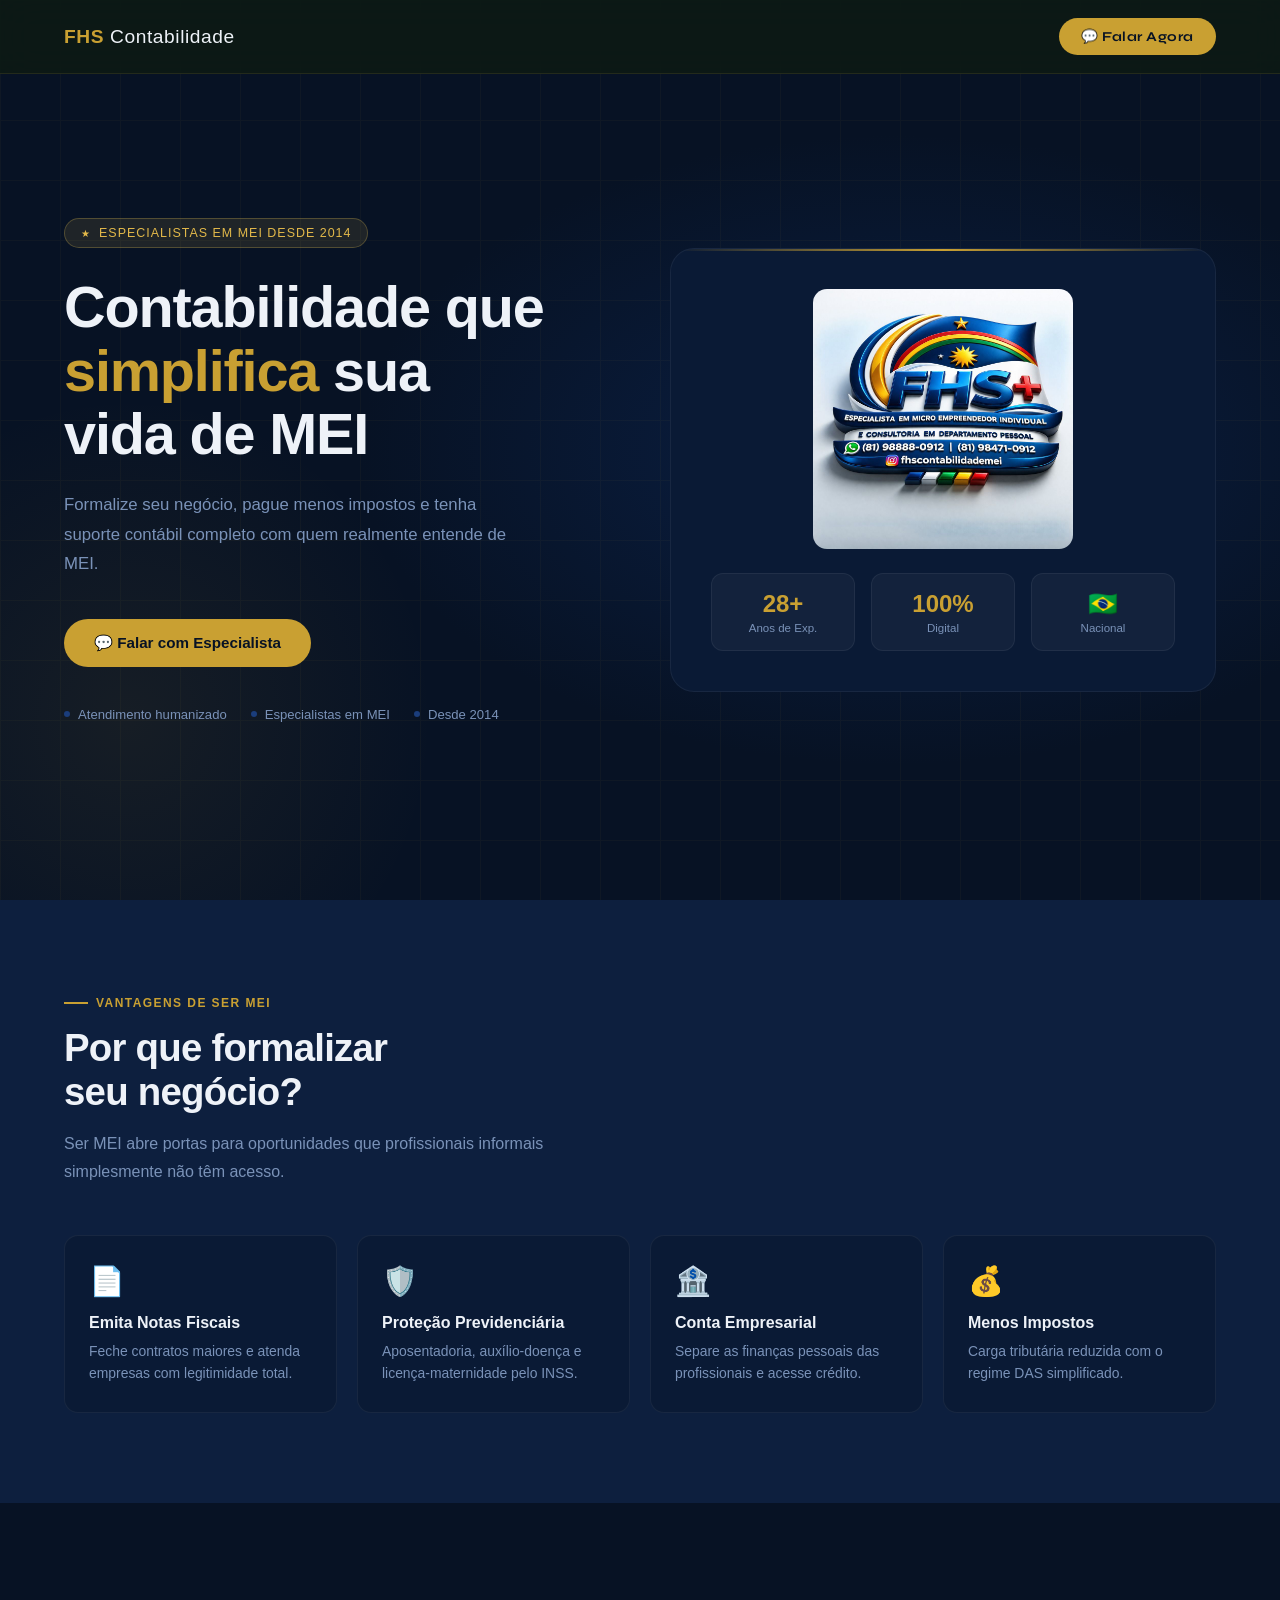
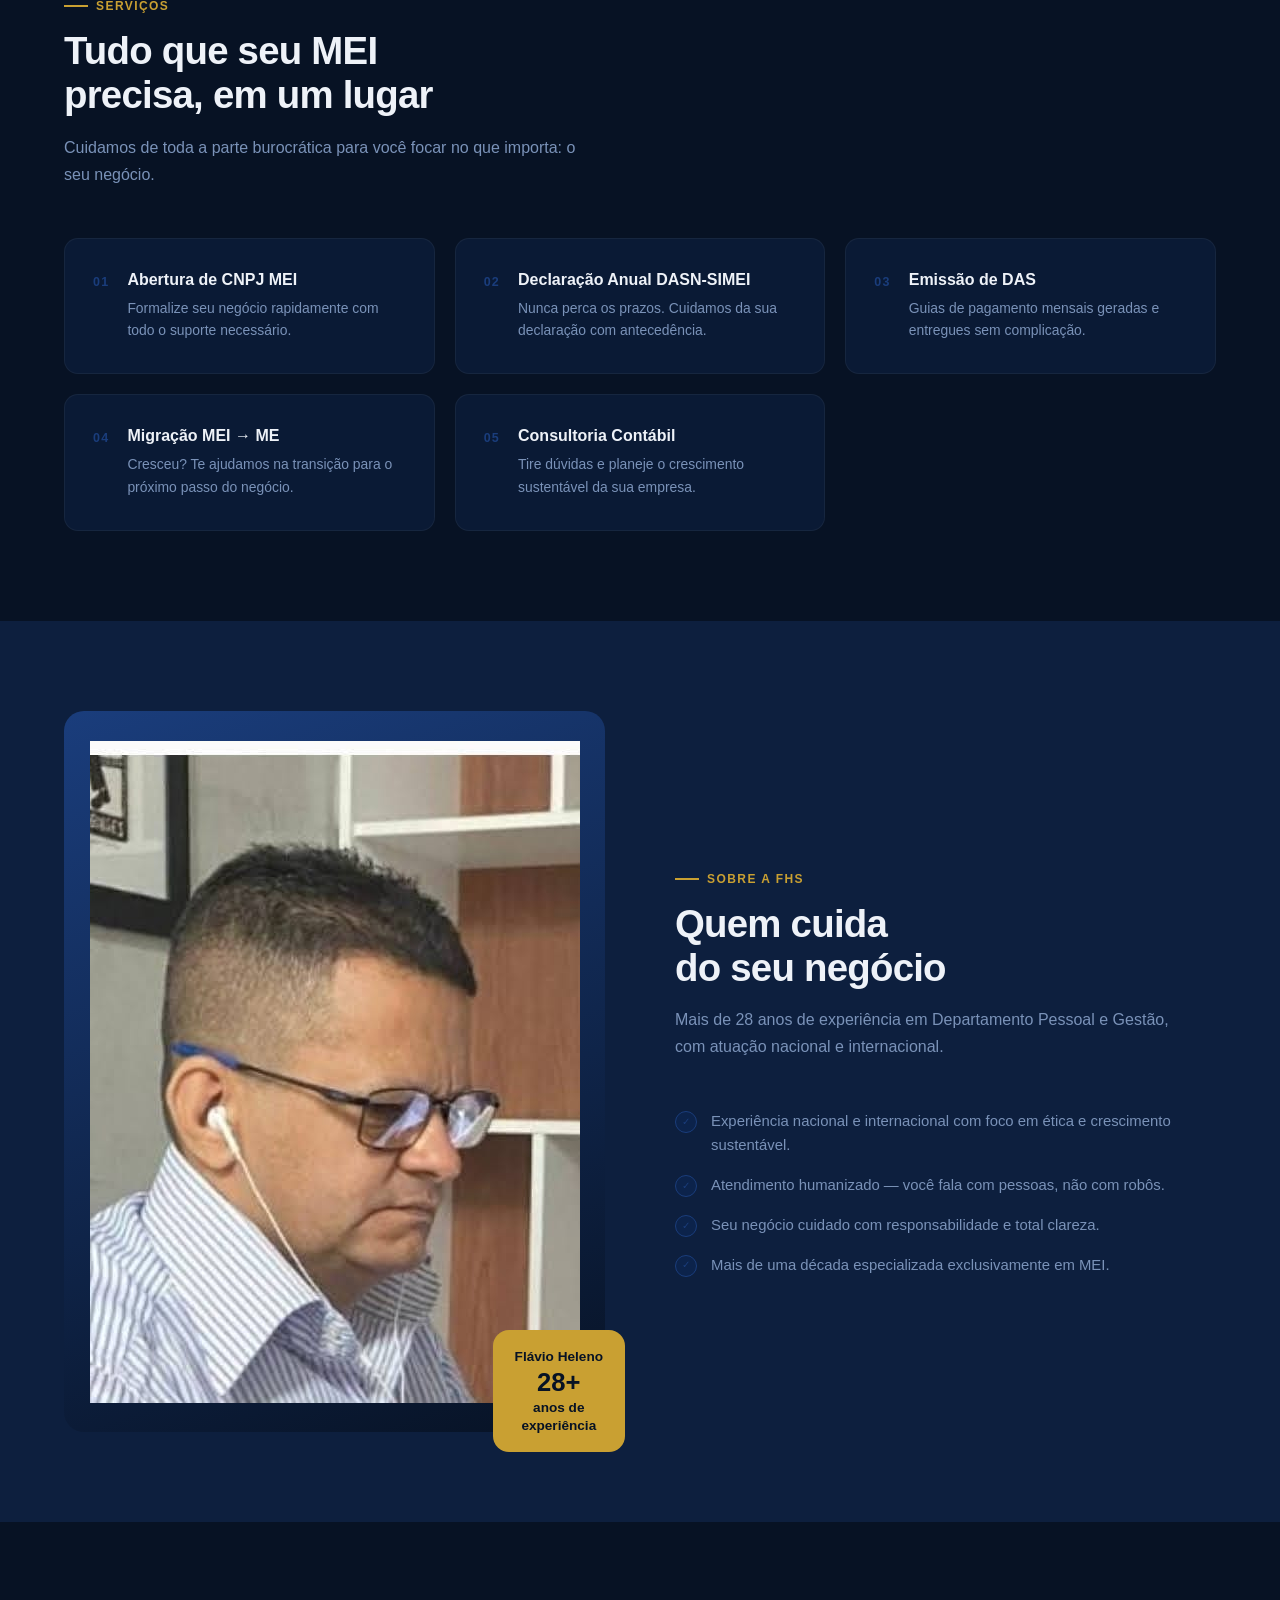
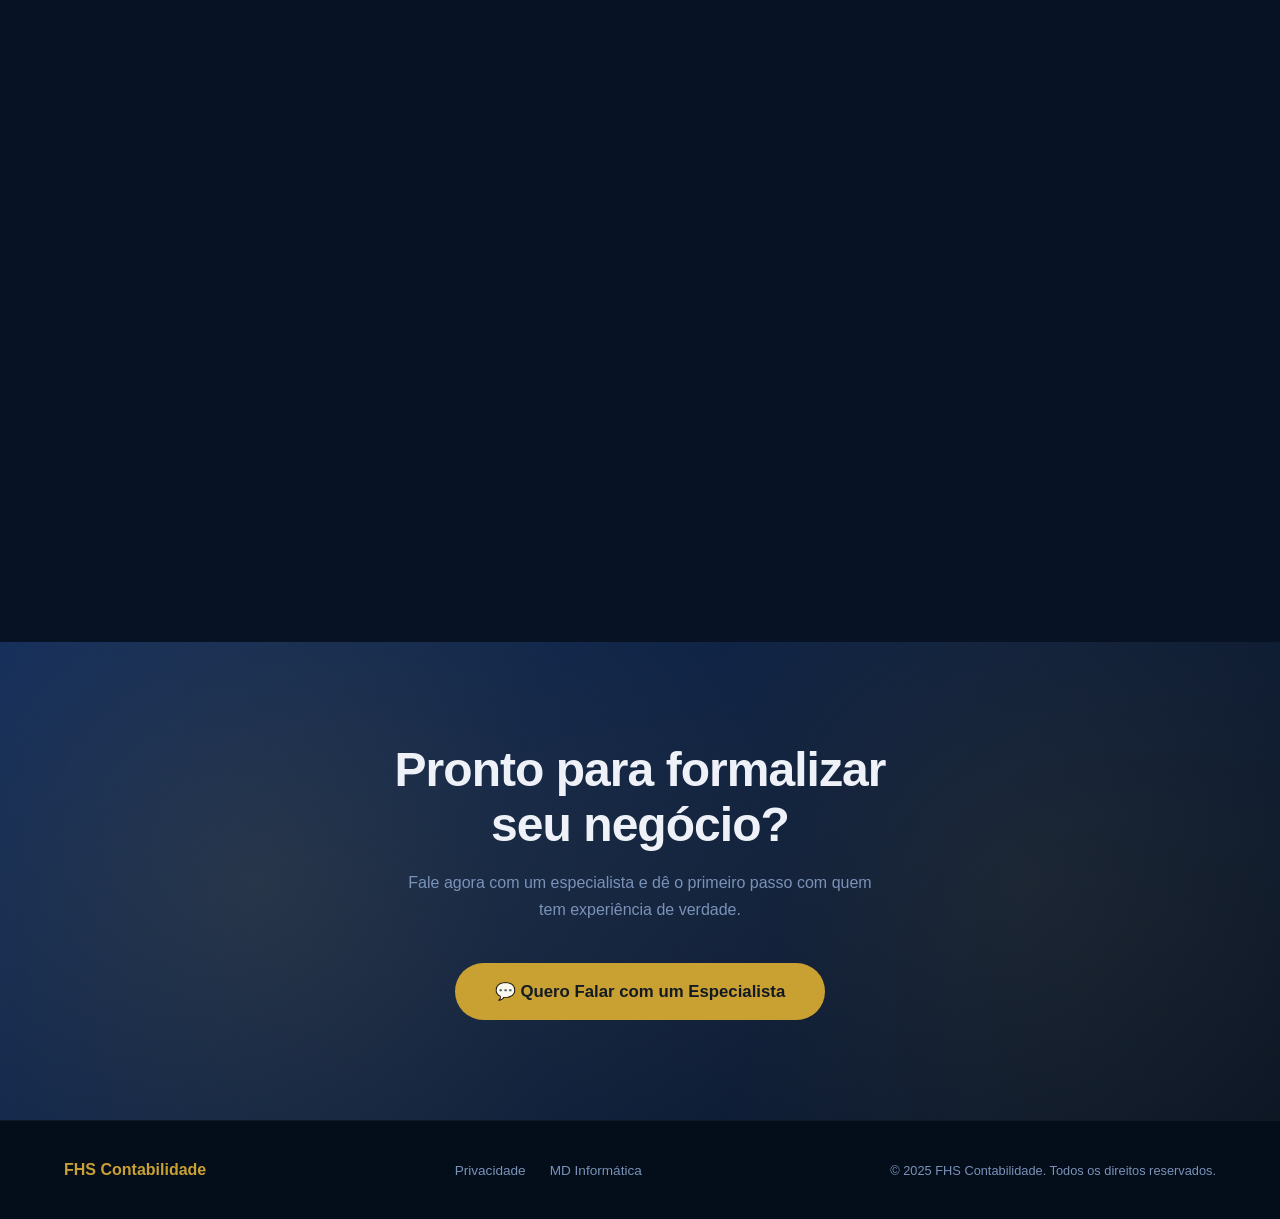
<file: index.html>
<!DOCTYPE html>
<html lang="pt-BR">
<head>
  <meta charset="UTF-8" />
  <meta name="viewport" content="width=device-width, initial-scale=1.0"/>
  <title>FHS Contabilidade — Especialistas em MEI</title>
  <link rel="preconnect" href="https://fonts.googleapis.com">
  <link href="https://fonts.googleapis.com/css2?family=Syne:wght@400;600;700;800&family=DM+Sans:ital,opsz,wght@0,9..40,300;0,9..40,400;0,9..40,500;1,9..40,300&display=swap" rel="stylesheet">
  <link rel="stylesheet" href="styles.css">
</head>
<body>

  <!-- NAV -->
  <nav>
    <div class="nav-logo">FHS <span>Contabilidade</span></div>
    <a class="nav-cta" href="https://wa.me/5581984710912" target="_blank">💬 Falar Agora</a>
  </nav>

  <!-- HERO -->
  <section class="hero">
    <div class="hero-grid-lines"></div>

    <div class="hero-text">
      <div class="hero-badge">Especialistas em MEI desde 2014</div>
      <h1>Contabilidade que<br><em>simplifica</em> sua<br>vida de MEI</h1>
      <p class="hero-desc">Formalize seu negócio, pague menos impostos e tenha suporte contábil completo com quem realmente entende de MEI.</p>
      <div class="hero-btns">
        <a class="btn-primary" href="https://wa.me/5581984710912" target="_blank">
          💬 Falar com Especialista
        </a>
      </div>
      <div class="hero-trust">
        <div class="trust-item"><div class="trust-dot"></div> Atendimento humanizado</div>
        <div class="trust-item"><div class="trust-dot"></div> Especialistas em MEI</div>
        <div class="trust-item"><div class="trust-dot"></div> Desde 2014</div>
      </div>
    </div>

    <div class="hero-visual">
      <div class="hero-card">
        <div class="hero-card-img"><img src="logo1.jpeg" alt="FHS Contabilidade"></div>
        <div class="stats-row">
          <div class="stat-box">
            <div class="stat-num">28+</div>
            <div class="stat-label">Anos de Exp.</div>
          </div>
          <div class="stat-box">
            <div class="stat-num">100%</div>
            <div class="stat-label">Digital</div>
          </div>
          <div class="stat-box">
            <div class="stat-num">🇧🇷</div>
            <div class="stat-label">Nacional</div>
          </div>
        </div>
      </div>
    </div>
  </section>

  <!-- BENEFITS -->
  <section class="benefits reveal">
    <div class="section-label">Vantagens de ser MEI</div>
    <h2>Por que formalizar<br>seu negócio?</h2>
    <p class="section-sub">Ser MEI abre portas para oportunidades que profissionais informais simplesmente não têm acesso.</p>
    <div class="benefits-grid">
      <div class="benefit-card">
        <div class="benefit-icon">📄</div>
        <div class="benefit-title">Emita Notas Fiscais</div>
        <div class="benefit-desc">Feche contratos maiores e atenda empresas com legitimidade total.</div>
      </div>
      <div class="benefit-card">
        <div class="benefit-icon">🛡️</div>
        <div class="benefit-title">Proteção Previdenciária</div>
        <div class="benefit-desc">Aposentadoria, auxílio-doença e licença-maternidade pelo INSS.</div>
      </div>
      <div class="benefit-card">
        <div class="benefit-icon">🏦</div>
        <div class="benefit-title">Conta Empresarial</div>
        <div class="benefit-desc">Separe as finanças pessoais das profissionais e acesse crédito.</div>
      </div>
      <div class="benefit-card">
        <div class="benefit-icon">💰</div>
        <div class="benefit-title">Menos Impostos</div>
        <div class="benefit-desc">Carga tributária reduzida com o regime DAS simplificado.</div>
      </div>
    </div>
  </section>

  <!-- SERVICES -->
  <section class="reveal">
    <div class="section-label">Serviços</div>
    <h2>Tudo que seu MEI<br>precisa, em um lugar</h2>
    <p class="section-sub">Cuidamos de toda a parte burocrática para você focar no que importa: o seu negócio.</p>
    <div class="services-grid">
      <div class="service-card">
        <div class="service-num">01</div>
        <div>
          <div class="service-title">Abertura de CNPJ MEI</div>
          <div class="service-desc">Formalize seu negócio rapidamente com todo o suporte necessário.</div>
        </div>
      </div>
      <div class="service-card">
        <div class="service-num">02</div>
        <div>
          <div class="service-title">Declaração Anual DASN-SIMEI</div>
          <div class="service-desc">Nunca perca os prazos. Cuidamos da sua declaração com antecedência.</div>
        </div>
      </div>
      <div class="service-card">
        <div class="service-num">03</div>
        <div>
          <div class="service-title">Emissão de DAS</div>
          <div class="service-desc">Guias de pagamento mensais geradas e entregues sem complicação.</div>
        </div>
      </div>
      <div class="service-card">
        <div class="service-num">04</div>
        <div>
          <div class="service-title">Migração MEI → ME</div>
          <div class="service-desc">Cresceu? Te ajudamos na transição para o próximo passo do negócio.</div>
        </div>
      </div>
      <div class="service-card">
        <div class="service-num">05</div>
        <div>
          <div class="service-title">Consultoria Contábil</div>
          <div class="service-desc">Tire dúvidas e planeje o crescimento sustentável da sua empresa.</div>
        </div>
      </div>
    </div>
  </section>

 <!-- ABOUT -->
<section class="about reveal">

  <!-- Coluna Esquerda: Foto + Badge -->
  <div class="about-img-wrap">
    <div class="about-img"><img src="seol.jpeg" alt="Flávio Heleno"></div>
    <div class="about-badge">Flávio Heleno<span>28+</span> anos de<br>experiência</div>
  </div>

  <!-- Coluna Central: Texto -->
  <div>
    <div class="section-label">Sobre a FHS</div>
    <h2>Quem cuida<br>do seu negócio</h2>
    <p class="section-sub">Mais de 28 anos de experiência em Departamento Pessoal e Gestão, com atuação nacional e internacional.</p>
    <ul class="about-list">
      <li><div class="check">✓</div>Experiência nacional e internacional com foco em ética e crescimento sustentável.</li>
      <li><div class="check">✓</div>Atendimento humanizado — você fala com pessoas, não com robôs.</li>
      <li><div class="check">✓</div>Seu negócio cuidado com responsabilidade e total clareza.</li>
      <li><div class="check">✓</div>Mais de uma década especializada exclusivamente em MEI.</li>
    </ul>
  </div>

</section>

<!-- Shorts lado a lado — fora do grid do about -->
<div style="
  display: flex;
  gap: 16px;
  justify-content: center;
  padding: 40px 5%;
  background: var(--bg-2);
">
 <div class="shorts-row">
  <div class="short-item">
    <iframe
      src="https://www.youtube.com/embed/RQ-5Qh8m30M"
      title="FHS Contabilidade - Vídeo 1"
      frameborder="0"
      allow="accelerometer; autoplay; clipboard-write; encrypted-media; gyroscope; picture-in-picture"
      allowfullscreen>
    </iframe>
  </div>
  <div class="short-item">
    <iframe
      src="https://www.youtube.com/embed/7QFwRIeutzY"
      title="FHS Contabilidade - Vídeo 2"
      frameborder="0"
      allow="accelerometer; autoplay; clipboard-write; encrypted-media; gyroscope; picture-in-picture"
      allowfullscreen>
    </iframe>
  </div>
    <div class="short-item">
    <iframe
      src="https://youtube.com/embed/qBzkUF8EdYQ"
      title="FHS Contabilidade - Vídeo 2"
      frameborder="0"
      allow="accelerometer; autoplay; clipboard-write; encrypted-media; gyroscope; picture-in-picture"
      allowfullscreen>
    </iframe>
  </div>
</div>
</div>

</section>
  <!-- CTA -->
  <section class="cta-section reveal">
    <h2>Pronto para formalizar<br>seu negócio?</h2>
    <p class="section-sub">Fale agora com um especialista e dê o primeiro passo com quem tem experiência de verdade.</p>
    <a class="btn-primary" href="https://wa.me/5581984710912" target="_blank">
      💬 Quero Falar com um Especialista
    </a>
  </section>

  <!-- FOOTER -->
  <footer>
    <div class="footer-logo">FHS Contabilidade</div>
    <div class="footer-links">
      <a href="politica_privacidade.html">Privacidade</a>
      <a href="https://mdinfo-alt.github.io/MDinformatica---Sites-e-Landing-Pages/" target="_blank">MD Informática</a>
    </div>
    <div class="footer-copy">© 2025 FHS Contabilidade. Todos os direitos reservados.</div>
  </footer>
  <script src="script.js"></script>
</body>
</html>
</file>
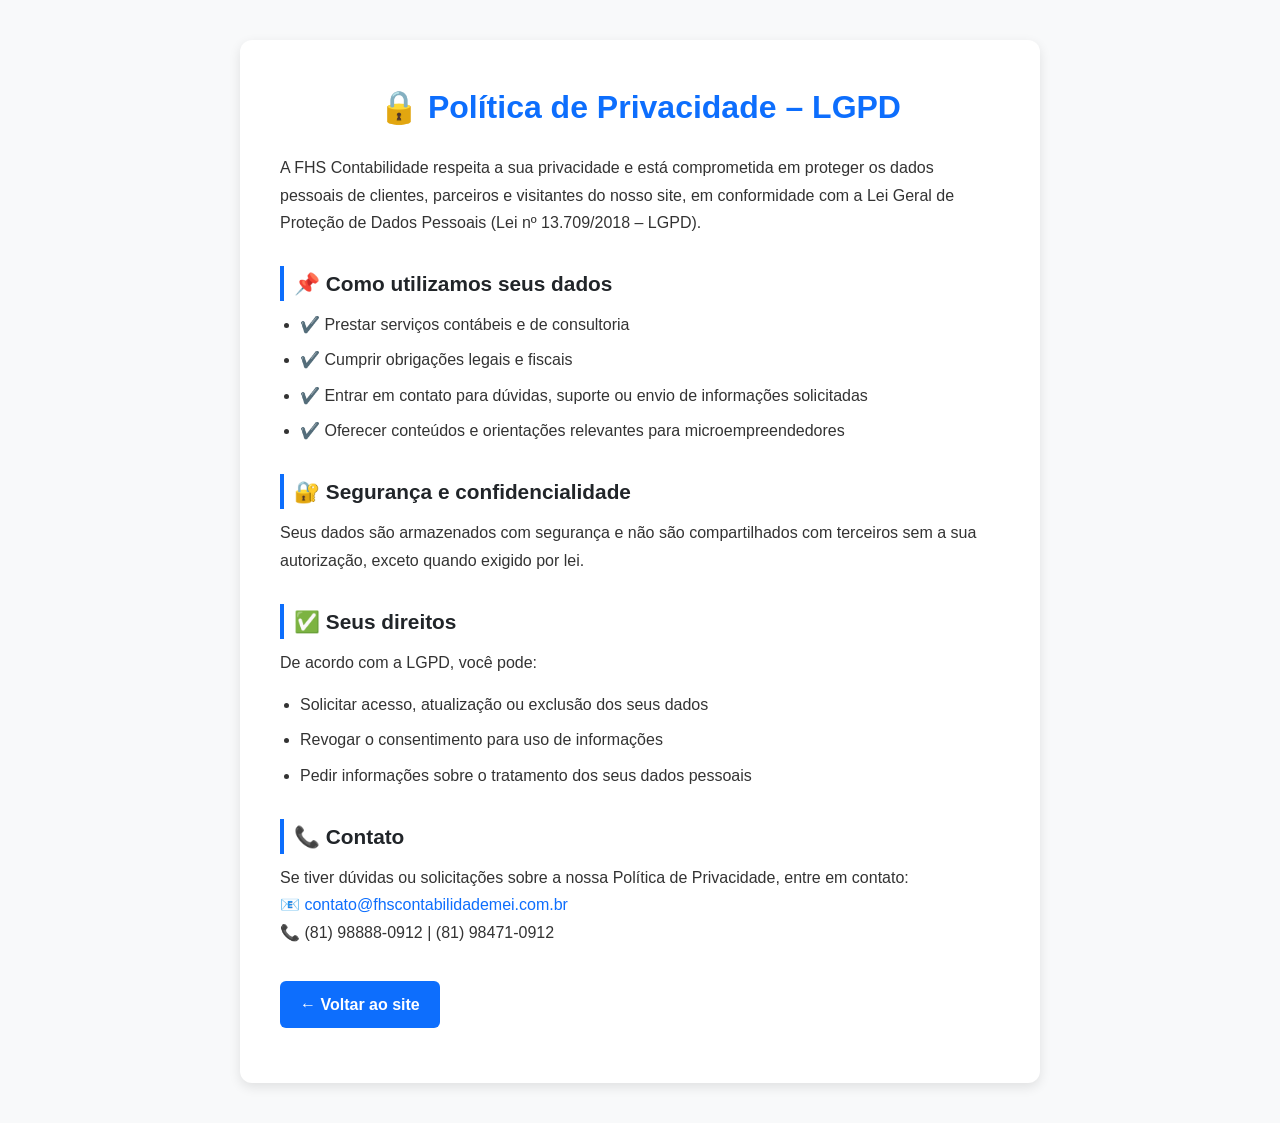
<file: politica_privacidade.html>
<!DOCTYPE html>
<html lang="pt-BR">
<head>
  <meta charset="UTF-8" />
  <meta name="viewport" content="width=device-width, initial-scale=1.0" />
  <title>Política de Privacidade – FHS Contabilidade</title>
  <link rel="stylesheet" href="style1.css" />
</head>
<body>
  <div class="container">
    <h1>🔒 Política de Privacidade – LGPD</h1>

    <p>A FHS Contabilidade respeita a sua privacidade e está comprometida em proteger os dados pessoais de clientes, parceiros e visitantes do nosso site, em conformidade com a Lei Geral de Proteção de Dados Pessoais (Lei nº 13.709/2018 – LGPD).</p>

    <h2>📌 Como utilizamos seus dados</h2>
    <ul>
      <li>✔️ Prestar serviços contábeis e de consultoria</li>
      <li>✔️ Cumprir obrigações legais e fiscais</li>
      <li>✔️ Entrar em contato para dúvidas, suporte ou envio de informações solicitadas</li>
      <li>✔️ Oferecer conteúdos e orientações relevantes para microempreendedores</li>
    </ul>

    <h2>🔐 Segurança e confidencialidade</h2>
    <p>Seus dados são armazenados com segurança e não são compartilhados com terceiros sem a sua autorização, exceto quando exigido por lei.</p>

    <h2>✅ Seus direitos</h2>
    <p>De acordo com a LGPD, você pode:</p>
    <ul>
      <li>Solicitar acesso, atualização ou exclusão dos seus dados</li>
      <li>Revogar o consentimento para uso de informações</li>
      <li>Pedir informações sobre o tratamento dos seus dados pessoais</li>
    </ul>

    <h2>📞 Contato</h2>
    <p>
      Se tiver dúvidas ou solicitações sobre a nossa Política de Privacidade, entre em contato:<br>
      📧 <a href="mailto:contato@fhscontabilidademei.com.br">contato@fhscontabilidademei.com.br</a><br>
      📞 (81) 98888-0912 | (81) 98471-0912
    </p>

    <p><a href="index.html">← Voltar ao site</a></p>
  </div>
</body>
</html>
</file>
<file: styles.css>
*, *::before, *::after { box-sizing: border-box; margin: 0; padding: 0; }

    :root {
      --green:   #0d2a5e;
      --green-l: #1a3d7c;
      --gold:    #c9a032;
      --gold-l:  #e2b84a;
      --dark:    #071224;
      --mid:     #0d1f3e;
      --card:    #0a1a35;
      --text:    #eef2f8;
      --muted:   #7a92b8;
      --r: 14px;
    }

    html { scroll-behavior: smooth; }

    body {
      font-family: Verdana, Tahoma, sans-serif;
      background: var(--dark);
      color: var(--text);
      overflow-x: hidden;
    }

    /* ── NAV ── */
    nav {
      position: fixed; top: 0; left: 0; right: 0; z-index: 100;
      display: flex; align-items: center; justify-content: space-between;
      padding: 18px 5%;
      background: rgba(13,26,19,.85);
      backdrop-filter: blur(18px);
      border-bottom: 1px solid rgba(201,168,76,.12);
    }
    .nav-logo {
      font-family: Verdana, Geneva, Tahoma, sans-serif;
      font-weight: 800; font-size: 1.2rem;
      color: var(--gold);
      letter-spacing: .03em;
    }
    .nav-logo span { color: var(--text); font-weight: 400; }
    .nav-cta {
      background: var(--gold);
      color: var(--dark);
      font-family: 'Syne', sans-serif;
      font-weight: 700; font-size: .85rem;
      padding: 10px 22px; border-radius: 50px;
      text-decoration: none;
      letter-spacing: .04em;
      transition: background .2s, transform .15s;
    }
    .nav-cta:hover { background: var(--gold-l); transform: translateY(-1px); }

    /* ── HERO ── */
    .hero {
      min-height: 100vh;
      display: grid;
      grid-template-columns: 1fr 1fr;
      align-items: center;
      padding: 120px 5% 80px;
      gap: 60px;
      position: relative;
      overflow: hidden;
    }
    .hero::before {
      content: '';
      position: absolute; inset: 0;
      background:
        radial-gradient(ellipse 60% 50% at 70% 50%, rgba(13,42,94,.55) 0%, transparent 70%),
        radial-gradient(ellipse 40% 60% at 10% 80%, rgba(201,160,50,.08) 0%, transparent 60%);
      pointer-events: none;
    }
    .hero-grid-lines {
      position: absolute; inset: 0; opacity: .04;
      background-image:
        linear-gradient(rgba(201,168,76,1) 1px, transparent 1px),
        linear-gradient(90deg, rgba(201,168,76,1) 1px, transparent 1px);
      background-size: 60px 60px;
      pointer-events: none;
    }

    .hero-text { position: relative; z-index: 2; }
    .hero-badge {
      display: inline-flex; align-items: center; gap: 8px;
      background: rgba(201,168,76,.12);
      border: 1px solid rgba(201,168,76,.3);
      color: var(--gold-l);
      font-size: .78rem; font-weight: 500; letter-spacing: .08em;
      padding: 7px 16px; border-radius: 50px;
      margin-bottom: 28px;
      text-transform: uppercase;
      animation: fadeUp .6s ease both;
    }
    .hero-badge::before { content: '★'; font-size: .65rem; }

    h1 {
      font-family: 'verdana', sans-serif;
      font-size: clamp(2.4rem, 4.5vw, 3.6rem);
      font-weight: 800; line-height: 1.1;
      letter-spacing: -.02em;
      margin-bottom: 24px;
      animation: fadeUp .6s .1s ease both;
    }
    h1 em {
      font-style: normal;
      color: var(--gold);
      position: relative;
    }

    .hero-desc {
      font-size: 1.05rem; color: var(--muted);
      line-height: 1.75; max-width: 460px;
      margin-bottom: 40px;
      font-weight: 300;
      animation: fadeUp .6s .2s ease both;
    }

    .hero-btns {
      display: flex; gap: 14px; flex-wrap: wrap;
      animation: fadeUp .6s .3s ease both;
    }
    .btn-primary {
      display: inline-flex; align-items: center; gap: 10px;
      background: var(--gold);
      color: var(--dark);
      font-family: 'verdana', sans-serif;
      font-weight: 700; font-size: .95rem;
      padding: 15px 30px; border-radius: 50px;
      text-decoration: none;
      transition: all .2s;
    }
    .btn-primary:hover { background: var(--gold-l); transform: translateY(-2px); box-shadow: 0 8px 30px rgba(201,168,76,.3); }
    .btn-secondary {
      display: inline-flex; align-items: center; gap: 10px;
      background: transparent;
      border: 1px solid rgba(201,168,76,.35);
      color: var(--text);
      font-family: 'verdana', sans-serif;
      font-weight: 600; font-size: .95rem;
      padding: 15px 30px; border-radius: 50px;
      text-decoration: none;
      transition: all .2s;
    }
    .btn-secondary:hover { border-color: var(--gold); color: var(--gold); }

    .hero-trust {
      display: flex; gap: 24px; margin-top: 40px; flex-wrap: wrap;
      animation: fadeUp .6s .4s ease both;
    }
    .trust-item {
      display: flex; align-items: center; gap: 8px;
      font-size: .82rem; color: var(--muted);
    }
    .trust-dot {
      width: 6px; height: 6px; border-radius: 50%;
      background: var(--green-l);
      flex-shrink: 0;
    }

    /* hero image card */
    .hero-visual {
      position: relative; z-index: 2;
      animation: fadeUp .6s .2s ease both;
    }
    .hero-card {
      background: var(--card);
      border: 1px solid rgba(255,255,255,.06);
      border-radius: 24px;
      padding: 40px;
      position: relative;
      overflow: hidden;
    }
    .hero-card::before {
      content: '';
      position: absolute; top: 0; left: 0; right: 0; height: 2px;
      background: linear-gradient(90deg, transparent, var(--gold), transparent);
    }
    .hero-card-img {
        width: 100%;
        display: flex;
        align-items: center;
        justify-content: center;
        margin: 0 auto 24px;
    }
    .hero-card-img img {
        max-width: 100%;
        max-height: 260px;
        width: auto;
        height: auto;
        object-fit: contain;
        border-radius: 14px;
        display: block;
    }
    .stats-row {
      display: grid; grid-template-columns: repeat(3, 1fr); gap: 16px;
    }
    .stat-box {
      background: rgba(255,255,255,.04);
      border: 1px solid rgba(255,255,255,.06);
      border-radius: 12px; padding: 16px;
      text-align: center;
    }
    .stat-num {
      font-family: 'verdana', sans-serif;
      font-size: 1.5rem; font-weight: 800;
      color: var(--gold);
    }
    .stat-label { font-size: .72rem; color: var(--muted); margin-top: 4px; }

    /* ── SECTION BASE ── */
    section { padding: 90px 5%; }
    .section-label {
      display: inline-flex; align-items: center; gap: 8px;
      font-size: .75rem; font-weight: 600;
      letter-spacing: .12em; text-transform: uppercase;
      color: var(--gold); margin-bottom: 16px;
    }
    .section-label::before {
      content: ''; width: 24px; height: 2px; background: var(--gold);
    }
    h2 {
      font-family: 'verdana', sans-serif;
      font-size: clamp(1.8rem, 3vw, 2.6rem);
      font-weight: 800; line-height: 1.15;
      letter-spacing: -.02em; margin-bottom: 16px;
    }
    .section-sub {
      color: var(--muted); font-size: 1rem; line-height: 1.7;
      max-width: 520px; font-weight: 300; margin-bottom: 50px;
    }

    /* ── BENEFITS ── */
    .benefits { background: var(--mid); }
    .benefits-grid {
      display: grid;
      grid-template-columns: repeat(auto-fit, minmax(220px, 1fr));
      gap: 20px;
    }
    .benefit-card {
      background: var(--card);
      border: 1px solid rgba(255,255,255,.06);
      border-radius: var(--r);
      padding: 28px 24px;
      transition: border-color .2s, transform .2s;
      position: relative; overflow: hidden;
    }
    .benefit-card::after {
      content: '';
      position: absolute; bottom: 0; left: 0; right: 0; height: 2px;
      background: linear-gradient(90deg, var(--green-l), var(--gold));
      transform: scaleX(0); transform-origin: left;
      transition: transform .3s;
    }
    .benefit-card:hover { border-color: rgba(201,168,76,.25); transform: translateY(-4px); }
    .benefit-card:hover::after { transform: scaleX(1); }
    .benefit-icon { font-size: 1.8rem; margin-bottom: 16px; }
    .benefit-title {
      font-family: 'verdana', sans-serif;
      font-weight: 700; font-size: 1rem;
      margin-bottom: 8px;
    }
    .benefit-desc { font-size: .87rem; color: var(--muted); line-height: 1.6; }

    /* ── SERVICES ── */
    .services-grid {
      display: grid;
      grid-template-columns: repeat(auto-fit, minmax(280px, 1fr));
      gap: 20px;
    }
    .service-card {
      background: var(--card);
      border: 1px solid rgba(255,255,255,.05);
      border-radius: var(--r);
      padding: 32px 28px;
      display: flex; align-items: flex-start; gap: 18px;
      transition: border-color .2s, transform .2s;
    }
    .service-card:hover { border-color: rgba(26,107,74,.5); transform: translateY(-3px); }
    .service-num {
      font-family: 'verdana', sans-serif;
      font-size: .78rem; font-weight: 800;
      color: var(--green-l); letter-spacing: .1em;
      margin-top: 4px; flex-shrink: 0;
    }
    .service-title {
      font-family: 'verdana', sans-serif;
      font-weight: 700; font-size: 1rem;
      margin-bottom: 8px;
    }
    .service-desc { font-size: .87rem; color: var(--muted); line-height: 1.6; }

    /* ── ABOUT ── */
    .about {
      background: var(--mid);
      display: grid; grid-template-columns: 1fr 1fr;
      gap: 70px; align-items: center;
    }
    .about-img-wrap {
      position: relative;
    }
    .about-img {
      width: 100%; border-radius: 20px;
      aspect-ratio: 3/4; object-fit: cover;
      background: linear-gradient(160deg, #1a3d7c 0%, var(--dark) 100%);
      display: flex; align-items: center; justify-content: center;
      font-size: 6rem;
    }
    .about-badge {
      position: absolute; bottom: -20px; right: -20px;
      background: var(--gold);
      color: var(--dark);
      font-family: 'verdana', sans-serif;
      font-weight: 800; font-size: .85rem;
      padding: 18px 22px;
      border-radius: 16px;
      text-align: center; line-height: 1.3;
    }
    .about-badge span { display: block; font-size: 1.6rem; }

    .about-list { list-style: none; margin-top: 28px; display: flex; flex-direction: column; gap: 16px; }
    .about-list li {
      display: flex; align-items: flex-start; gap: 14px;
      font-size: .93rem; color: var(--muted); line-height: 1.6;
    }
    .check {
      width: 22px; height: 22px; border-radius: 50%;
      background: rgba(13,42,94,.4);
      border: 1px solid var(--green-l);
      color: var(--green-l);
      display: flex; align-items: center; justify-content: center;
      font-size: .65rem; flex-shrink: 0; margin-top: 1px;
    }

    /* ── CTA ── */
.cta-section {
  text-align: center;
  background: linear-gradient(135deg, #0d2a5e 0%, #071224 100%);
  padding: 100px 5%;
  position: relative;
  overflow: hidden;
}
.cta-section::before {
  content: '';
  position: absolute; inset: 0;
  background:
    radial-gradient(circle at 20% 50%, rgba(201,160,50,.15), transparent 50%),
    radial-gradient(circle at 80% 50%, rgba(201,160,50,.1), transparent 50%);
  pointer-events: none; /* ← esse é o fix para o botão funcionar */
}
.cta-section h2 { font-size: clamp(2rem, 4vw, 3rem); position: relative; }
.cta-section .section-sub { margin: 16px auto 40px; max-width: 480px; position: relative; }
.cta-section .btn-primary { margin: 0 auto; font-size: 1.05rem; padding: 18px 40px; }

    /* ── FOOTER ── */
    footer {
      background: #040d1a;
      border-top: 1px solid rgba(255,255,255,.05);
      padding: 40px 5%;
      display: flex; align-items: center; justify-content: space-between;
      flex-wrap: wrap; gap: 20px;
    }
    .footer-logo {
      font-family: 'verdana', sans-serif;
      font-weight: 800; color: var(--gold);
    }
    .footer-links { display: flex; gap: 24px; }
    .footer-links a {
      color: var(--muted); font-size: .85rem;
      text-decoration: none; transition: color .2s;
    }
    .footer-links a:hover { color: var(--text); }
    .footer-copy { font-size: .8rem; color: var(--muted); }

    /* ── ANIMATIONS ── */
    @keyframes fadeUp {
      from { opacity: 0; transform: translateY(24px); }
      to   { opacity: 1; transform: translateY(0); }
    }

    /* ── RESPONSIVE ── */
    @media (max-width: 768px) {
      .hero { grid-template-columns: 1fr; padding-top: 100px; gap: 40px; }
      .hero-visual { display: none; }
      .about { grid-template-columns: 1fr; }
      .about-img-wrap { display: none; }
      footer { flex-direction: column; text-align: center; }
    }

    /* Scroll reveal utility */
    .reveal { opacity: 0; transform: translateY(30px); transition: opacity .6s ease, transform .6s ease; }
    .reveal.visible { opacity: 1; transform: translateY(0); }
/* ── Shorts lado a lado ── */
.shorts-row {
  display: flex;
  gap: 16px;
  justify-content: center;
  padding: 40px 5%;
  background: var(--bg-2);
}

.shorts-row .short-item {
  flex: 1;
  max-width: 320px;
}

.shorts-row .short-item iframe {
  width: 100%;
  height: 560px;
  border-radius: 16px;
  display: block;
}

/* Mobile: empilha verticalmente e centraliza */
@media (max-width: 768px) {
  .shorts-row {
    flex-direction: column;
    align-items: center;
    padding: 24px 5%;
    gap: 24px;
  }

  .shorts-row .short-item {
    width: 100%;
    max-width: 500px;
  }

  .shorts-row .short-item iframe {
    height: 500px;
  }
}
</file>
<file: style1.css>
/* Reset básico */
* {
  margin: 0;
  padding: 0;
  box-sizing: border-box;
}

/* Fonte e cores principais */
body {
  font-family: 'Poppins', Arial, sans-serif;
  line-height: 1.7;
  color: #333;
  background-color: #f8f9fa;
  padding: 40px 20px;
}

/* Container centralizado */
.container {
  max-width: 800px;
  margin: 0 auto;
  background: #fff;
  padding: 40px;
  border-radius: 12px;
  box-shadow: 0 4px 12px rgba(0, 0, 0, 0.1);
}

/* Títulos */
h1 {
  font-size: 2rem;
  color: #0d6efd; /* azul profissional */
  margin-bottom: 20px;
  text-align: center;
}

h2 {
  font-size: 1.3rem;
  color: #212529;
  margin-top: 30px;
  margin-bottom: 10px;
  border-left: 4px solid #0d6efd;
  padding-left: 10px;
}

/* Parágrafos */
p {
  margin-bottom: 15px;
  font-size: 1rem;
}

/* Listas */
ul {
  margin: 10px 0 20px 20px;
}

ul li {
  margin-bottom: 8px;
  font-size: 1rem;
}

/* Links */
a {
  color: #0d6efd;
  text-decoration: none;
  transition: color 0.3s ease;
}

a:hover {
  color: #084298;
  text-decoration: underline;
}

/* Botão de voltar */
.container p a[href*="index.html"] {
  display: inline-block;
  margin-top: 20px;
  background: #0d6efd;
  color: #fff;
  padding: 10px 20px;
  border-radius: 6px;
  text-decoration: none;
  font-weight: 600;
  transition: background 0.3s ease;
}

.container p a[href*="index.html"]:hover {
  background: #084298;
}

/* Responsividade */
@media (max-width: 600px) {
  body {
    padding: 20px;
  }
  .container {
    padding: 20px;
  }
  h1 {
    font-size: 1.6rem;
  }
  h2 {
    font-size: 1.2rem;
  }
}
</file>
